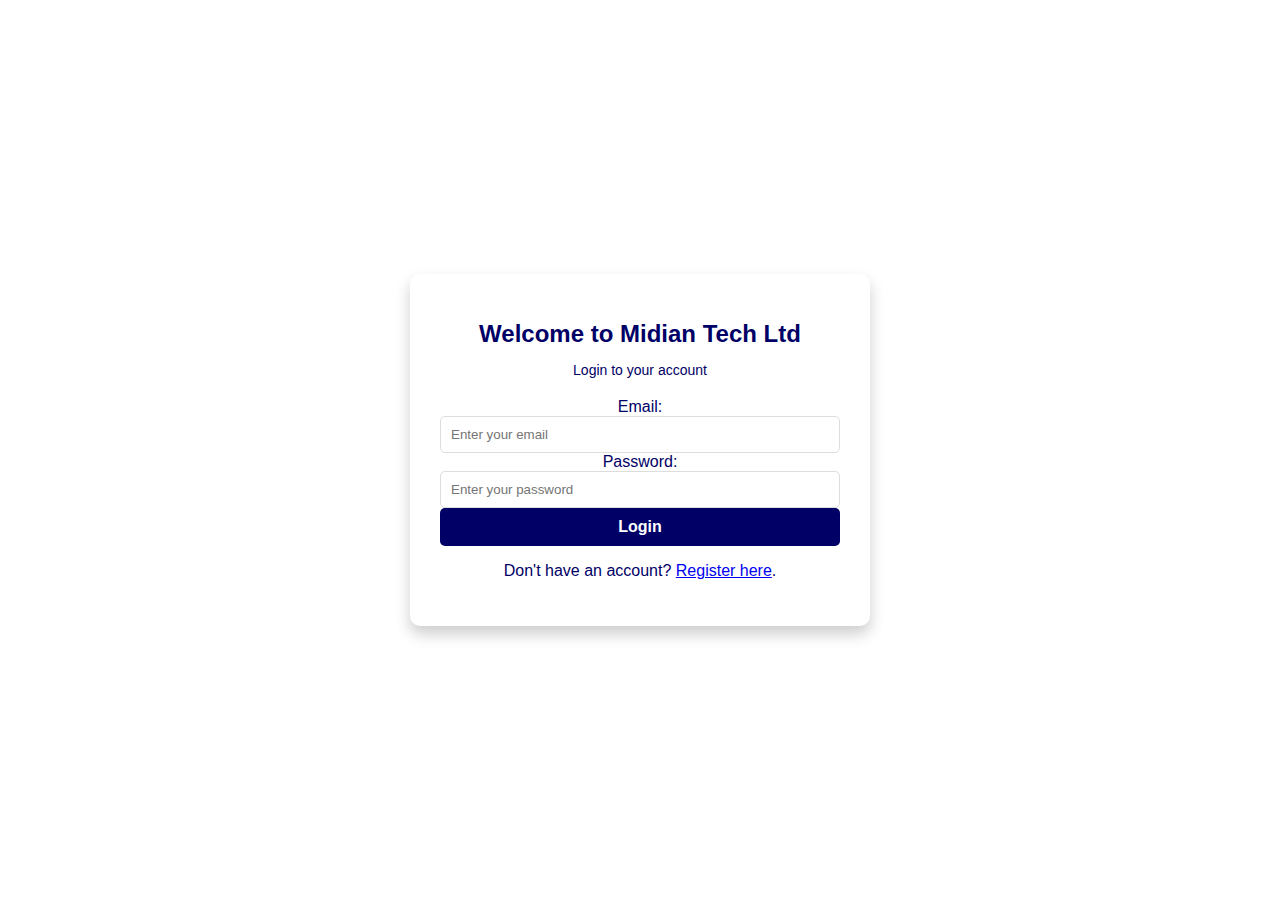
<file: Frontend/Login.html>
<!DOCTYPE html>
<html lang="en">
<head>
  <meta charset="UTF-8">
  <meta name="viewport" content="width=device-width, initial-scale=1.0">
  <title>Login - Midian Tech ltd</title>
  <link rel="stylesheet" href="login.css">
</head>
<body>
  <div class="login-container">
    <div class="login-header">
      <h1>Welcome to Midian Tech Ltd</h1>
      <p>Login to your account</p>
    </div>

    <form id="login-form">
      <div class="form-group">
        <label for="email">Email:</label>
        <input type="email" id="email" name="email" placeholder="Enter your email" required>
        <small id="email-error" class="error-message"></small>
      </div>

      <div class="form-group">
        <label for="password">Password:</label>
        <input type="password" id="password" name="password" placeholder="Enter your password" required>
        <small id="password-error" class="error-message"></small>
      </div>
      
  
      <button type="submit" class="btn">Login</button>
      <p>Don't have an account? <a href="registration.html">Register here</a>.</p>
    </form>
  </div>
  <script src="Script.js"></script>
</body>
</html>
</file>
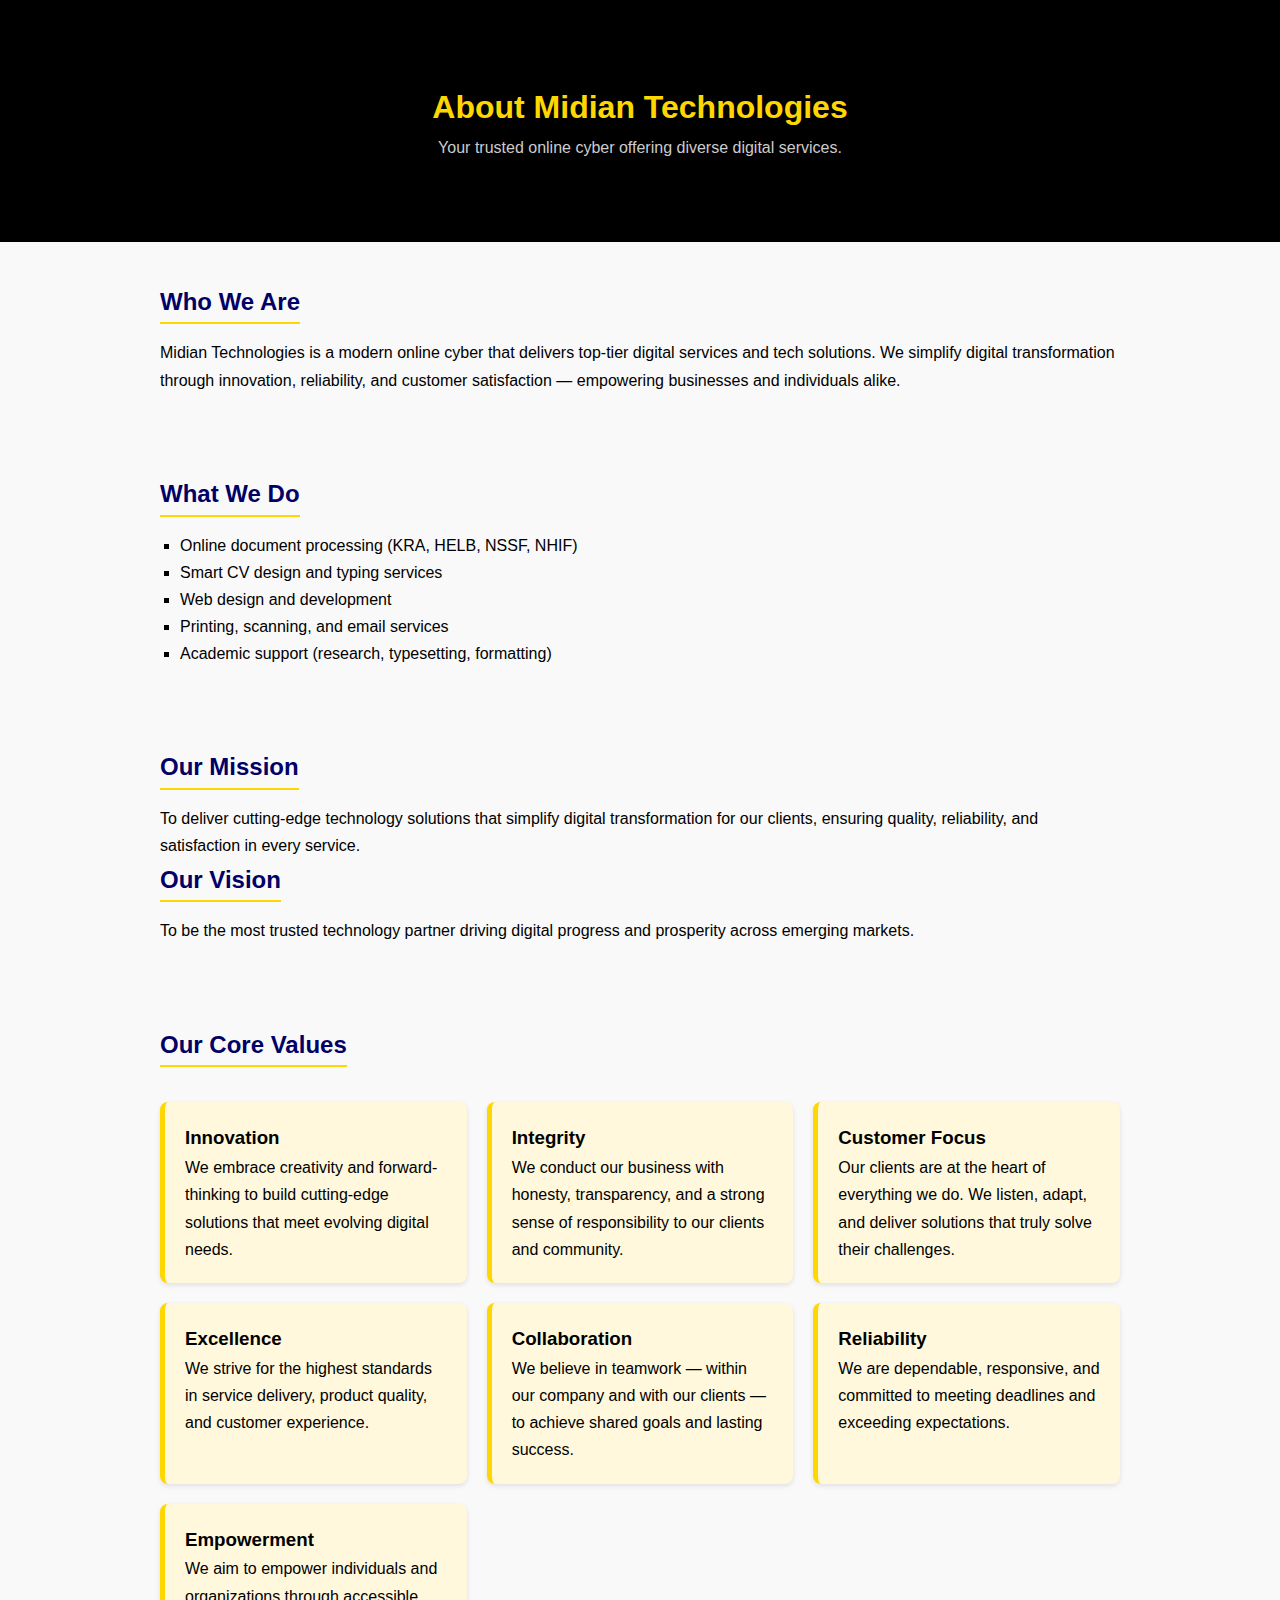
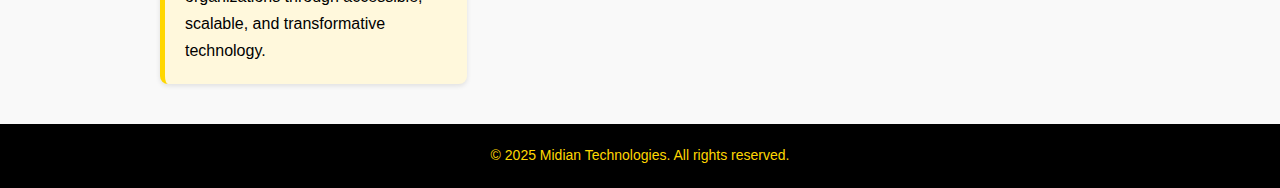
<file: midian-about-page/About.html>
<!DOCTYPE html>
<html lang="en">
<head>
  <meta charset="UTF-8">
  <meta name="viewport" content="width=device-width, initial-scale=1">
  <title>About Us - Midian Technologies</title>
  <link rel="stylesheet" href="style.css">
</head>
<body>

  <header class="hero">
    <div class="hero-text">
      <h1>About Midian Technologies</h1>
      <p>Your trusted online cyber offering diverse digital services.</p>
    </div>
  </header>

  <section class="about">
    <h2>Who We Are</h2>
    <p>
      Midian Technologies is a modern online cyber that delivers top-tier digital services and tech solutions. 
      We simplify digital transformation through innovation, reliability, and customer satisfaction — empowering businesses and individuals alike.
    </p>
  </section>

  <section class="services">
    <h2>What We Do</h2>
    <ul>
      <li>Online document processing (KRA, HELB, NSSF, NHIF)</li>
      <li>Smart CV design and typing services</li>
      <li>Web design and development</li>
      <li>Printing, scanning, and email services</li>
      <li>Academic support (research, typesetting, formatting)</li>
    </ul>
  </section>

  <section class="philosophy">
    <h2>Our Mission</h2>
    <p>
      To deliver cutting-edge technology solutions that simplify digital transformation for our clients, ensuring quality, reliability, and satisfaction in every service.
    </p>

    <h2>Our Vision</h2>
    <p>
      To be the most trusted technology partner driving digital progress and prosperity across emerging markets.
    </p>
  </section>

  <section class="values">
    <h2>Our Core Values</h2>
    <div class="value-cards">
      <div class="value-card">
        <h3>Innovation</h3>
        <p>We embrace creativity and forward-thinking to build cutting-edge solutions that meet evolving digital needs.</p>
      </div>
      <div class="value-card">
        <h3>Integrity</h3>
        <p>We conduct our business with honesty, transparency, and a strong sense of responsibility to our clients and community.</p>
      </div>
      <div class="value-card">
        <h3>Customer Focus</h3>
        <p>Our clients are at the heart of everything we do. We listen, adapt, and deliver solutions that truly solve their challenges.</p>
      </div>
      <div class="value-card">
        <h3>Excellence</h3>
        <p>We strive for the highest standards in service delivery, product quality, and customer experience.</p>
      </div>
      <div class="value-card">
        <h3>Collaboration</h3>
        <p>We believe in teamwork — within our company and with our clients — to achieve shared goals and lasting success.</p>
      </div>
      <div class="value-card">
        <h3>Reliability</h3>
        <p>We are dependable, responsive, and committed to meeting deadlines and exceeding expectations.</p>
      </div>
      <div class="value-card">
        <h3>Empowerment</h3>
        <p>We aim to empower individuals and organizations through accessible, scalable, and transformative technology.</p>
      </div>
    </div>
  </section>

  <footer>
    <p>&copy; 2025 Midian Technologies. All rights reserved.</p>
  </footer>

</body>
</html>
</file>
<file: Frontend/login.css>
/* Keyframes for Animations */
@keyframes fadeIn {
    from {
      opacity: 0;
      transform: translateY(-20px);
    }
    to {
      opacity: 1;
      transform: translateY(0);
    }
  }
  
  @keyframes slideIn {
    from {
      opacity: 0;
      transform: translateX(50px);
    }
    to {
      opacity: 1;
      transform: translateX(0);
    }
  }
  
  @keyframes bounce {
    0%, 20%, 50%, 80%, 100% {
      transform: translateY(0);
    }
    40% {
      transform: translateY(-15px);
    }
    60% {
      transform: translateY(-7px);
    }
  }
  
  /* Body Animation */
  body {
    font-family: Arial, sans-serif;
    margin: 0;
    padding: 0;
    background-image: url(./);
    color: #ffffff;
    display: flex;
    justify-content: center;
    align-items: center;
    height: 100vh;
    animation: fadeIn 1s ease-in-out;
  }
  
  /* Login Container Animation */
  .login-container {
    background: #ffffff;
    padding: 30px;
    border-radius: 10px;
    box-shadow: 0 8px 15px rgba(0, 0, 0, 0.2);
    width: 100%;
    max-width: 400px;
    text-align: center;
    color: #000066;
    animation: slideIn 1s ease-in-out; /* Slide-in effect */
  }
  
  /* Header Animation */
  .login-header h1 {
    font-size: 24px;
    margin-bottom: 5px;
    animation: bounce 1.5s ease infinite; /* Bounce effect */
  }
  
  .login-header p {
    font-size: 14px;
    margin-bottom: 20px;
    color: #000066;
  }
  
  /* Input Fields */
  input {
    width: 100%;
    padding: 10px;
    border: 1px solid #ddd;
    border-radius: 5px;
    box-sizing: border-box;
    transition: border-color 0.3s, box-shadow 0.3s;
  }
  
  input:focus {
    border-color: #00aaff;
    outline: none;
    box-shadow: 0 0 8px rgba(0, 170, 255, 0.5);
  }
  
  /* Button Hover Effect with Ripple */
  .btn {
    background: #000066;
    color: #ffffff;
    padding: 10px 15px;
    border: none;
    border-radius: 5px;
    cursor: pointer;
    width: 100%;
    font-size: 16px;
    font-weight: bold;
    position: relative;
    overflow: hidden; /* Required for ripple effect */
  }
  
  .btn:hover {
    background: #000066;
    transform: scale(1.05);
    transition: transform 0.3s ease-in-out;
  }
  
  /* Ripple Effect on Button */
  .btn::after {
    content: "";
    position: absolute;
    top: 50%;
    left: 50%;
    width: 0;
    height: 0;
    background: rgba(255, 255, 255, 0.5);
    border-radius: 50%;
    transform: translate(-50%, -50%);
    transition: width 0.4s ease-out, height 0.4s ease-out, opacity 0.8s;
  }
  
  .btn:hover::after {
    width: 200%;
    height: 200%;
    opacity: 0;
  }
  select {
    width: 100%;
    padding: 10px;
    border: 1px solid #ddd;
    border-radius: 5px;
    box-sizing: border-box;
    background-color: #f9f9f9;
    font-size: 14px;
    color: #555;
    transition: border-color 0.3s, box-shadow 0.3s;
  }

  select:focus {
    border-color: #00aaff;
    outline: none;
    box-shadow: 0 0 8px rgba(0, 170, 255, 0.5);
  }  
  .error-message {
    color: red;
    font-size: 12px;
    margin-top: 5px;
  }
</file>
<file: midian-about-page/style.css>
:root {
  --main-blue: #000066;
  --accent-gold: #FFD700;
  --light-gold: #fff8dc;
  --dark: #000000;
  --gray: #666;
}

* {
  margin: 0;
  padding: 0;
  box-sizing: border-box;
}

body {
  font-family: 'Segoe UI', sans-serif;
  line-height: 1.7;
  background-color: #f9f9f9;
  color: var(--dark);
}

.hero {
  background-color: var(--dark);
  color: var(--accent-gold);
  text-align: center;
  padding: 80px 20px;
}

.hero-text p {
  color: #ccc;
}

section {
  padding: 40px 20px;
  max-width: 1000px;
  margin: auto;
}

.about h2,
.services h2,
.philosophy h2,
.values h2 {
  color: var(--main-blue);
  border-bottom: 2px solid var(--accent-gold);
  display: inline-block;
  margin-bottom: 15px;
}

.services ul {
  list-style-type: square;
  padding-left: 20px;
}

.value-cards {
  display: grid;
  grid-template-columns: repeat(auto-fit, minmax(280px, 1fr));
  gap: 20px;
  margin-top: 20px;
}

.value-card {
  background-color: var(--light-gold);
  padding: 20px;
  border-left: 5px solid var(--accent-gold);
  border-radius: 8px;
  box-shadow: 0 2px 5px rgba(0,0,0,0.1);
}

.value-card h3 {
  color: var(--dark);
}

footer {
  background-color: var(--dark);
  color: var(--accent-gold);
  text-align: center;
  padding: 20px;
  font-size: 14px;
}
</file>
